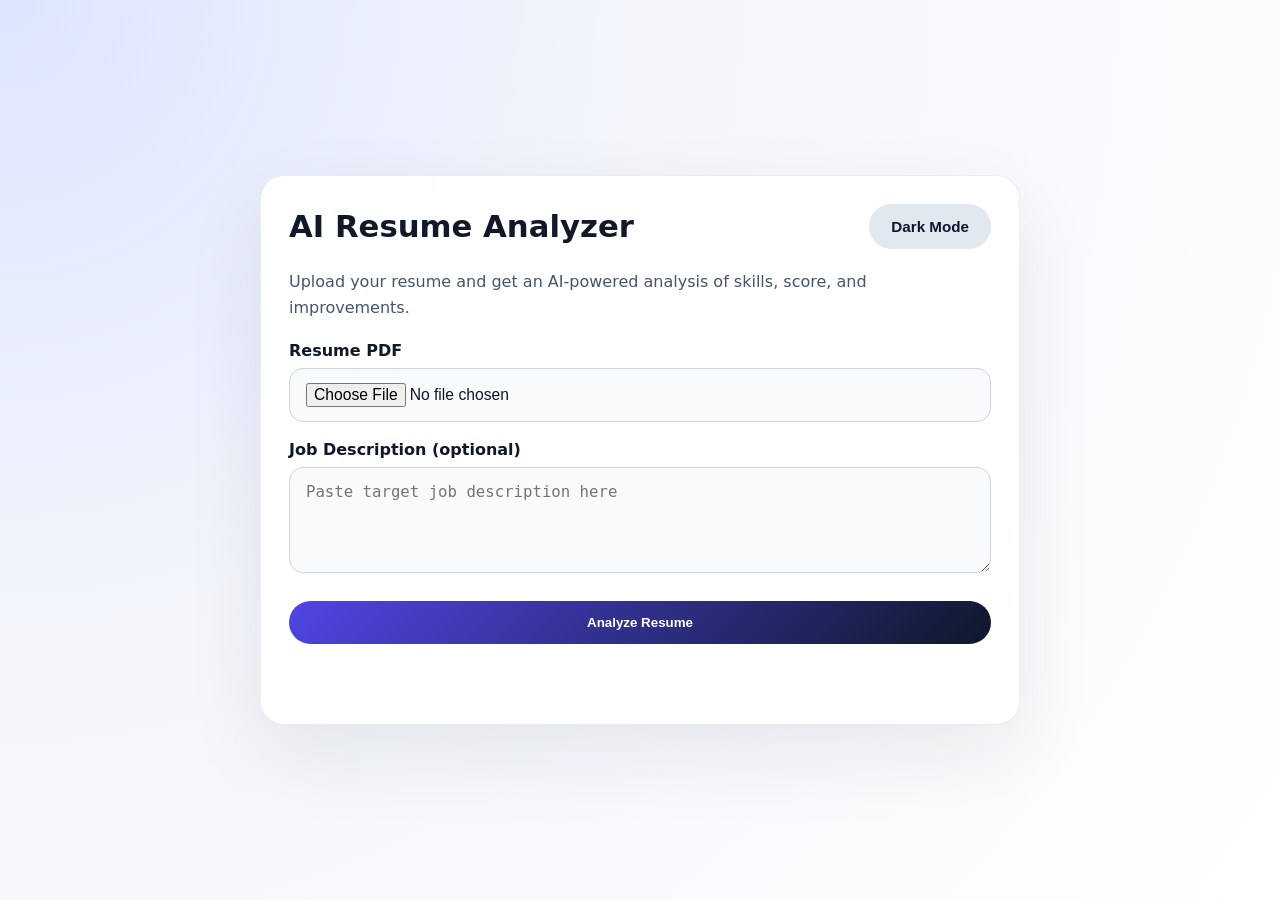
<file: frontend/index.html>
<!DOCTYPE html>
<html lang="en">
<head>
  <meta charset="UTF-8" />
  <meta name="viewport" content="width=device-width, initial-scale=1.0" />
  <title>AI Resume Analyzer</title>
  <link rel="stylesheet" href="style.css" />
</head>
<body>
  <div class="page-shell">
    <div class="card">
      <div class="top-bar">
        <h1>AI Resume Analyzer</h1>
        <button id="theme-toggle" class="toggle-button">Dark Mode</button>
      </div>

      <p class="subtitle">Upload your resume and get an AI-powered analysis of skills, score, and improvements.</p>

      <form id="resume-form">
        <label class="field-label" for="resume">Resume PDF</label>
        <input id="resume" type="file" accept="application/pdf" />

        <label class="field-label" for="job-description">Job Description (optional)</label>
        <textarea id="job-description" rows="4" placeholder="Paste target job description here"></textarea>

        <button id="analyze-button" type="button">Analyze Resume</button>
      </form>

      <div id="status" class="status-text"></div>

      <div id="result" class="result-panel hidden">
        <div class="result-header">
          <h2>Resume Analysis</h2>
          <div class="score-box">
            <span>Score</span>
            <strong id="score-value">0</strong>
          </div>
        </div>

        <div class="progress-container">
          <div class="progress-track">
            <div id="score-bar" class="progress-fill"></div>
          </div>
        </div>

        <div class="result-section">
          <h3>Skills</h3>
          <div id="skills-list" class="chip-list"></div>
        </div>

        <div class="result-section">
          <h3>Suggestions</h3>
          <ul id="suggestions-list" class="suggestions-list"></ul>
        </div>

        <div id="job-fit-section" class="result-section hidden">
          <h3>Job Match</h3>
          <p id="job-match-text"></p>
          <p><strong>Job fit score:</strong> <span id="job-fit-score">0</span>/100</p>
        </div>
      </div>
    </div>
  </div>
  <script src="script.js"></script>
</body>
</html>
</file>
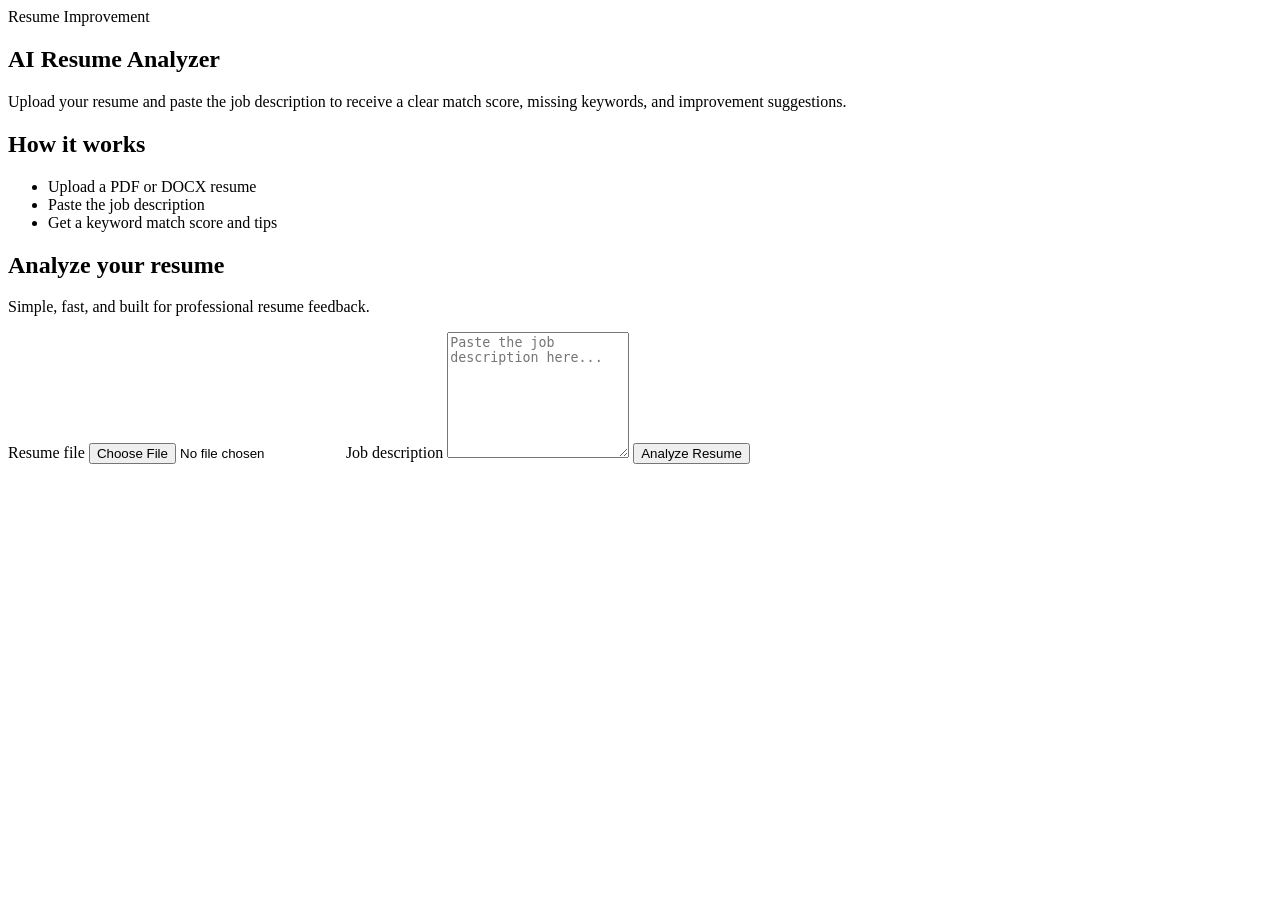
<file: target/classes/templates/index.html>
<!DOCTYPE html>
<html xmlns:th="http://www.thymeleaf.org">
<head>
    <meta charset="UTF-8" />
    <meta name="viewport" content="width=device-width, initial-scale=1.0" />
    <title>AI Resume Analyzer</title>
    <link rel="stylesheet" th:href="@{/css/style.css}" />
</head>
<body>
<div class="page-shell">
    <section class="hero-section">
        <div class="hero-content">
            <span class="eyebrow">Resume Improvement</span>
            <h1>AI Resume Analyzer</h1>
            <p>Upload your resume and paste the job description to receive a clear match score, missing keywords, and improvement suggestions.</p>
        </div>
        <div class="hero-card small-card">
            <h2>How it works</h2>
            <ul>
                <li>Upload a PDF or DOCX resume</li>
                <li>Paste the job description</li>
                <li>Get a keyword match score and tips</li>
            </ul>
        </div>
    </section>

    <section class="form-card">
        <div class="form-header">
            <div>
                <h2>Analyze your resume</h2>
                <p>Simple, fast, and built for professional resume feedback.</p>
            </div>
        </div>

        <div class="error-box" th:if="${errorMessage}">
            <p th:text="${errorMessage}"></p>
        </div>

        <form th:action="@{/analyze}" method="post" enctype="multipart/form-data">
            <label for="resumeFile">Resume file</label>
            <input type="file" id="resumeFile" name="resumeFile" accept=".pdf,.docx" required />

            <label for="jobDescription">Job description</label>
            <textarea id="jobDescription" name="jobDescription" rows="8"
                      placeholder="Paste the job description here..." required></textarea>

            <button type="submit" class="primary-button">Analyze Resume</button>
        </form>
    </section>
</div>
</body>
</html>
</file>
<file: frontend/style.css>
:root {
  color-scheme: light dark;
  font-family: Inter, system-ui, sans-serif;
  background: #f3f5fb;
  color: #111827;
}

* {
  box-sizing: border-box;
}

body {
  margin: 0;
  min-height: 100vh;
  display: grid;
  place-items: center;
  padding: 24px;
  background: radial-gradient(circle at top left, #dde5ff 0%, #f3f5fb 40%, #ffffff 100%);
}

.page-shell {
  width: min(100%, 760px);
}

.card {
  width: 100%;
  background: rgba(255, 255, 255, 0.95);
  border: 1px solid rgba(15, 23, 42, 0.08);
  border-radius: 24px;
  padding: 28px;
  box-shadow: 0 30px 80px rgba(15, 23, 42, 0.08);
}

.top-bar {
  display: flex;
  justify-content: space-between;
  align-items: center;
  gap: 16px;
  margin-bottom: 20px;
}

h1 {
  margin: 0;
  font-size: clamp(1.7rem, 2.4vw, 2.4rem);
}

.subtitle {
  margin-top: 0;
  margin-bottom: 20px;
  color: #475569;
  line-height: 1.65;
}

label.field-label {
  display: block;
  margin-bottom: 8px;
  font-weight: 600;
  color: #0f172a;
}

input[type="file"], textarea {
  width: 100%;
  border-radius: 14px;
  border: 1px solid #cbd5e1;
  padding: 14px 16px;
  margin-bottom: 18px;
  font-size: 0.98rem;
  background: #f8fafc;
  color: #0f172a;
}

textarea {
  resize: vertical;
  min-height: 100px;
}

button#analyze-button,
button#theme-toggle {
  border: none;
  cursor: pointer;
  border-radius: 999px;
  padding: 14px 22px;
  font-weight: 700;
  transition: transform 0.18s ease, background-color 0.18s ease;
}

button#analyze-button {
  display: inline-flex;
  align-items: center;
  justify-content: center;
  width: 100%;
  background: linear-gradient(135deg, #4f46e5, #0f172a);
  color: #ffffff;
  margin-top: 6px;
}

button#analyze-button:hover {
  transform: translateY(-1px);
}

button#theme-toggle {
  background: #e2e8f0;
  color: #0f172a;
  font-size: 0.95rem;
}

.status-text {
  min-height: 26px;
  margin-top: 14px;
  margin-bottom: 12px;
  font-weight: 600;
}

.result-panel {
  margin-top: 16px;
  padding: 22px;
  border-radius: 20px;
  background: #f8fbff;
  border: 1px solid rgba(15, 23, 42, 0.08);
}

.result-header {
  display: flex;
  justify-content: space-between;
  align-items: center;
  gap: 16px;
}

.score-box {
  display: flex;
  flex-direction: column;
  align-items: flex-end;
  gap: 4px;
  color: #1e293b;
}

.score-box strong {
  font-size: 2rem;
}

.progress-container {
  margin: 16px 0 22px;
}

.progress-track {
  width: 100%;
  height: 16px;
  border-radius: 999px;
  background: #e2e8f0;
  overflow: hidden;
}

.progress-fill {
  width: 0%;
  height: 100%;
  border-radius: 999px;
  background: linear-gradient(90deg, #10b981, #2563eb);
  transition: width 0.5s ease;
}

.result-section {
  margin-bottom: 18px;
}

.result-section h3 {
  margin: 0 0 10px;
  color: #111827;
}

.chip-list {
  display: flex;
  flex-wrap: wrap;
  gap: 10px;
}

.chip {
  display: inline-flex;
  align-items: center;
  padding: 10px 14px;
  background: #eff6ff;
  color: #1e3a8a;
  border-radius: 999px;
  font-size: 0.95rem;
}

.suggestions-list {
  margin: 0;
  padding-left: 18px;
  color: #334155;
}

.suggestions-list li {
  margin-bottom: 10px;
}

.hidden {
  display: none;
}

body.dark-mode {
  background: #0f172a;
  color: #e2e8f0;
}

body.dark-mode .card {
  background: #111827;
  border-color: rgba(148, 163, 184, 0.18);
  box-shadow: 0 30px 80px rgba(15, 23, 42, 0.45);
}

body.dark-mode .subtitle,
body.dark-mode label.field-label,
body.dark-mode .status-text,
body.dark-mode .result-section h3,
body.dark-mode .score-box,
body.dark-mode .chip,
body.dark-mode .suggestions-list,
body.dark-mode #job-fit-text {
  color: #e2e8f0;
}

body.dark-mode input[type="file"],
body.dark-mode textarea {
  background: #1f2937;
  border-color: #334155;
  color: #f8fafc;
}

body.dark-mode button#theme-toggle {
  background: #334155;
  color: #f8fafc;
}

body.dark-mode .result-panel {
  background: #111827;
  border-color: rgba(148, 163, 184, 0.16);
}

body.dark-mode .progress-track {
  background: #1f2937;
}

body.dark-mode .chip {
  background: #1e293b;
  color: #93c5fd;
}

@media (max-width: 520px) {
  .card {
    padding: 22px;
  }

  button#analyze-button {
    padding: 14px;
  }
}
</file>
